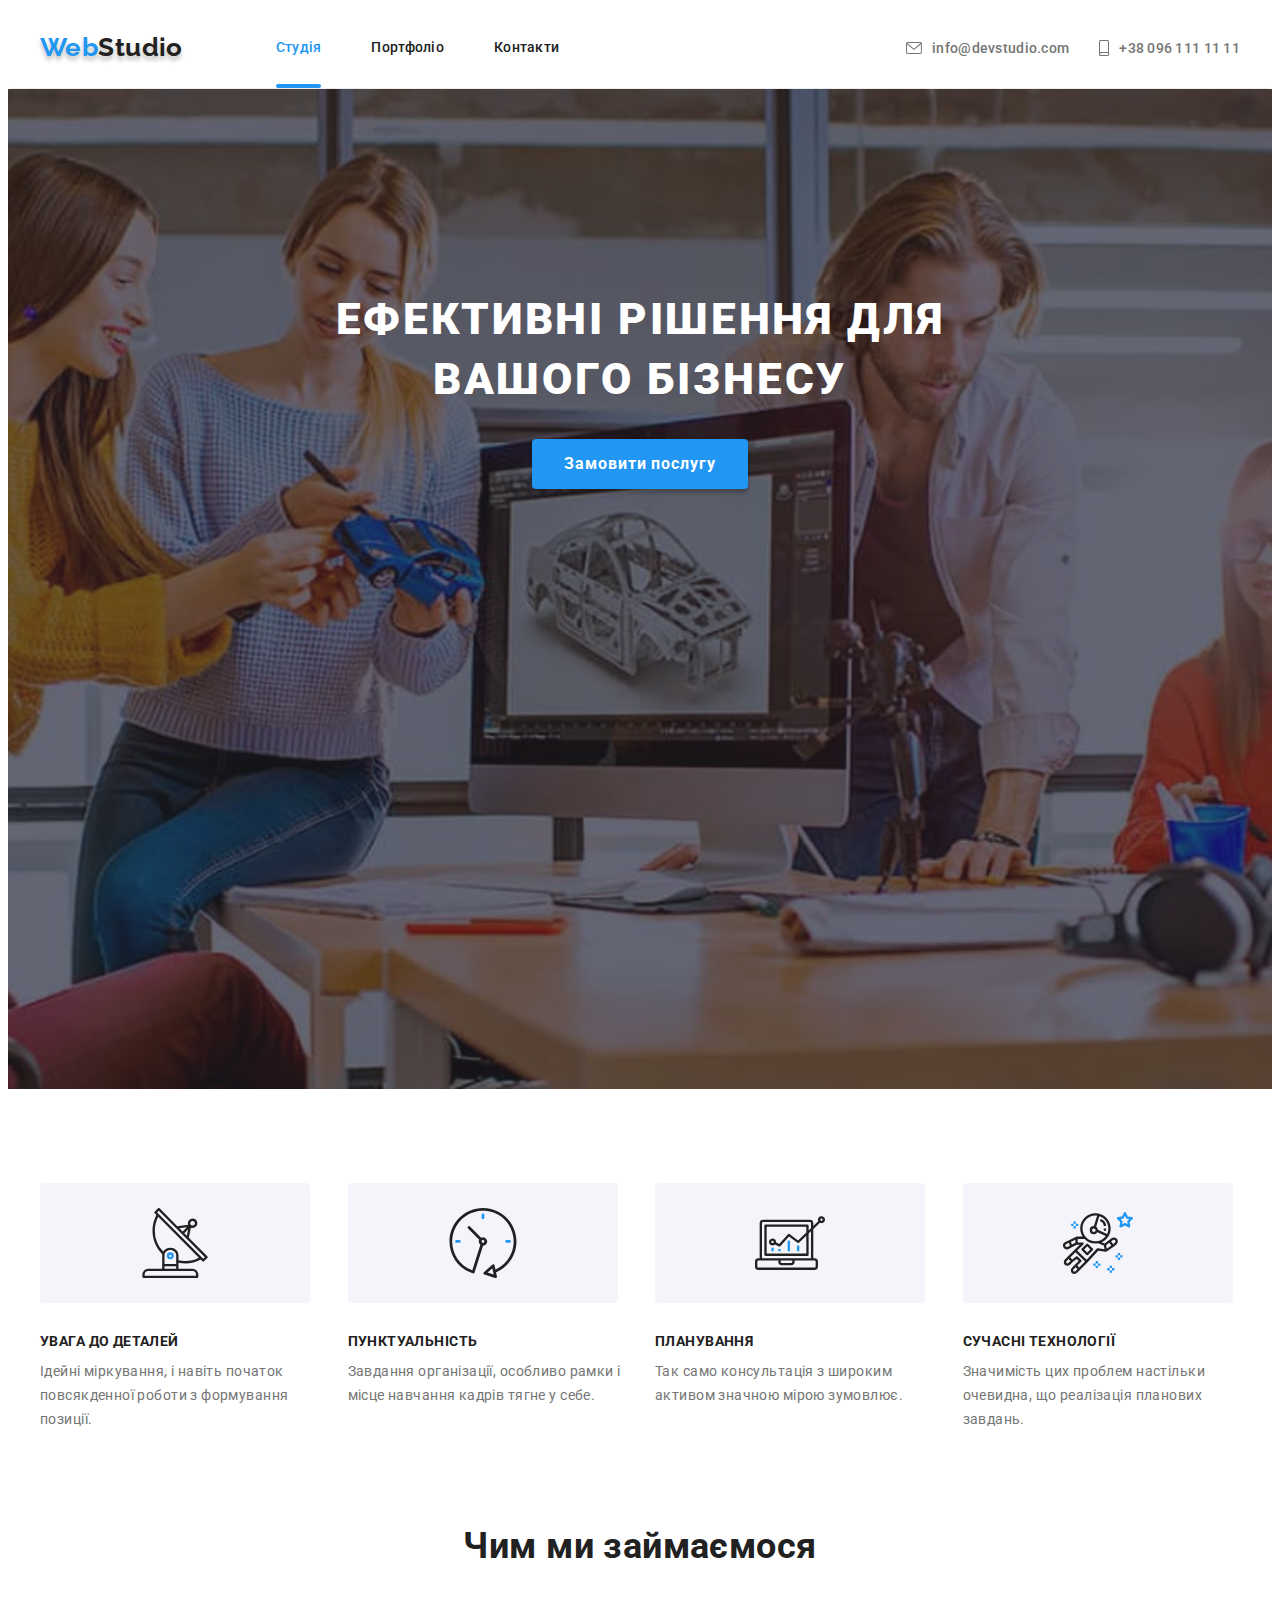
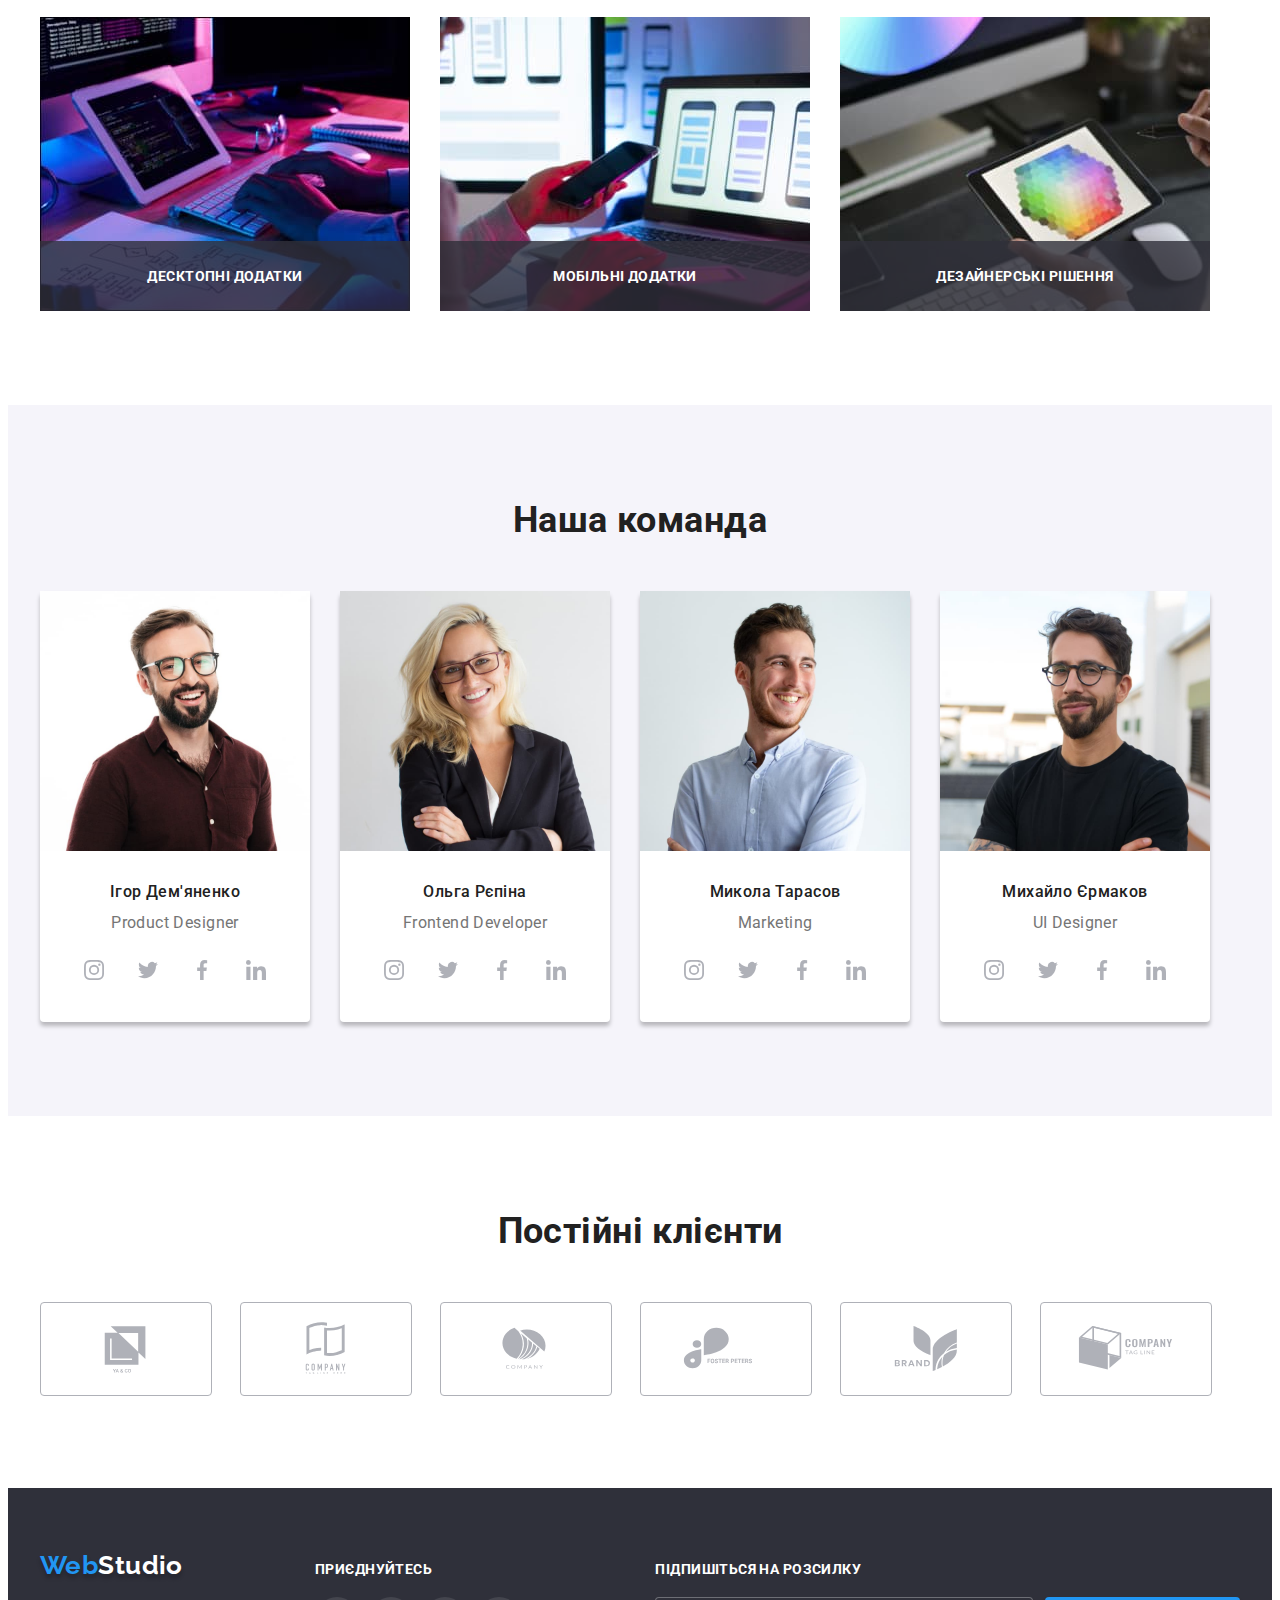
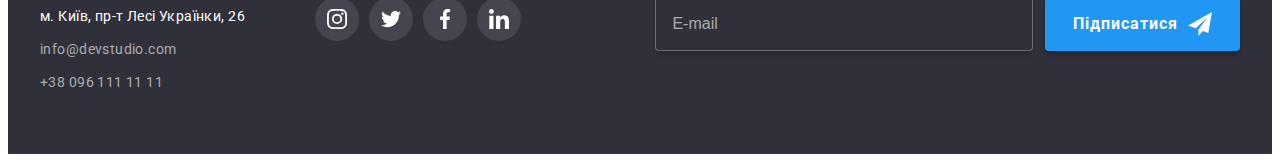
<file: index.html>
<!DOCTYPE html>
<html lang="uk">

<head>
  <meta charset="UTF-8">
  <meta http-equiv="X-UA-Compatible" content="IE=edge">
  <meta name="viewport" content="width=device-width, initial-scale=1.0">
  <title>Головна</title>
  <link rel="preconnect" href="https://fonts.googleapis.com">
  <link rel="preconnect" href="https://fonts.gstatic.com" crossorigin>
  <link href="https://fonts.googleapis.com/css2?family=Raleway:wght@700&family=Roboto:wght@400;500;700;900&display=swap"
    rel="stylesheet">
  <link rel="stylesheet" href="https://cdnjs.cloudflare.com/ajax/libs/modern-normalize/1.1.0/modern-normalize.min.css"
    integrity="sha512-wpPYUAdjBVSE4KJnH1VR1HeZfpl1ub8YT/NKx4PuQ5NmX2tKuGu6U/JRp5y+Y8XG2tV+wKQpNHVUX03MfMFn9Q=="
    crossorigin="anonymous" referrerpolicy="no-referrer" />
  <link rel="stylesheet" href="./css/main.min.css" />

</head>

<body>
  <!-- Шапка сторінки -->
  <header class="main-header">
    <div class="conteiner main-nav">
      <nav class="site-nav">
        <a class="logo" href="./index.html"><span class="logo__part">Web</span>Studio</a>
        <ul class="list-nav">
          <li class="list-nav__item"><a class="list-nav__link link" href="./portfolio.html"><span
                class="list-nav-accent">Студія</span></a></li>
          <li class="list-nav__item"><a class="list-nav__link link" href="./portfolio.html">Портфоліо</a></li>
          <li class="list-nav__item"><a class="list-nav__link link" href="./index.html">Контакти</a></li>
        </ul>
      </nav>
      <div class="mail-tell-header">
        <a class="contacts" href="mailto:info@devstudio.com">
          <svg class="contacts__mail-icon" width="16px" height="12px">
            <use href="./images/icons.svg#icon-envelope"></use>
          </svg>info@devstudio.com</a>
        <a class="contacts" href="tel:+380961111111"><svg class="contacts__icon-tell" width="10px" height="16px">
            <use href="./images/icons.svg#icon-smartphone"></use>
          </svg>+38 096 111 11 11</a>
      </div>
    </div>
  </header>
  <main>

    <section class="hero">
      <div class="conteiner">
        <h1 class="hero__promo-title">Ефективні рішення для вашого бізнесу</h1>
        <button type="button" class="button buttons" data-modal-open>Замовити послугу</button>
      </div>
    </section>
    <section class="section">
      <!--заголовок буде скритий-->
      <div class="conteiner">
        <h2 class="visually-hidden">Наші особливості</h2>
        <ul class="list-about">
          <li class="list-about__item">
            <div class="list-about__thumb"> <svg aria-label="логотип-антена" class="list-about__logo">
                <use href="./images/icons.svg#icon-antenna-logo"></use>
              </svg></div>
            <h3 class="list-about__title">Увага до деталей</h3>
            <p class="list-about__text">
              Ідейні міркування, і навіть початок повсякденної роботи з формування позиції.
            </p>
          </li>
          <li class="list-about__item">
            <div class="list-about__thumb"> <svg aria-label="логотип-годинник" class="list-about__logo">
                <use href="./images/icons.svg#icon-clock-logo"></use>
              </svg></div>
            <h3 class="list-about__title">Пунктуальність</h3>
            <p class="list-about__text">
              Завдання організації, особливо рамки і місце навчання кадрів тягне у себе.
            </p>
          </li>
          <li class="list-about__item">
            <div class="list-about__thumb"> <svg aria-label="логотип-діаграмма" class="list-about__logo">
                <use href="./images/icons.svg#icon-diagram-logo"></use>
              </svg></div>
            <h3 class="list-about__title">Планування</h3>
            <p class="list-about__text">Так само консультація з широким активом значною мірою зумовлює.</p>
          </li>
          <li class="list-about__item">
            <div class="list-about__thumb"><svg aria-label="логотип-астронавт" class="list-about__logo">
                <use href="./images/icons.svg#icon-astronaut-logo"></use>
              </svg> </div>
            <h3 class="list-about__title">Сучасні технології</h3>
            <p class="list-about__text">Значимість цих проблем настільки очевидна, що реалізація планових завдань.</p>
          </li>
        </ul>
      </div>
    </section>
    <section class="section section-nopad">
      <div class="conteiner">
        <h2 class="section__title">Чим ми займаємося</h2>
        <ul class="list-tasks">
          <li class="list-tasks__item">
            <img src="./images/do1.jpg" alt="pages for PC" width="370">

            <p class="list-tasks__label">Десктопні додатки</p>

          </li>
          <li class="list-tasks__item">
            <img src="./images/do2.jpg" alt="pages for mobile" width="370">
            <p class="list-tasks__label">Мобільні додатки</p>
          </li>
          <li class="list-tasks__item">
            <img src="./images/do3.jpg" alt="pages for other gadgets" width="370">

            <p class="list-tasks__label">Дезайнерські рішення</p>

          </li>
        </ul>
      </div>
    </section>
    <section class="our-team section">
      <div class="conteiner">
        <h2 class="section__title">Наша команда</h2>
        <ul class="list-staff">
          <li class="list-staff__item">
            <img src="./images/photo-1.jpg" alt="Igor's photo" width="270" height="260">
            <div class="list-staff__cards">
              <h3 class="list-staff__title">Ігор Дем'яненко </h3>
              <p class="list-staff__position">Product Designer</p>
              <ul class="list-social-network">
                <li class="list-social-network__item"> <a class="social-link link" href="https://www.instagram.com/"
                    target="_blank" rel="noopener noreferrer nofollow"><svg aria-label="логотип Інстаграм"
                      class="social-link__icon">
                      <use href="./images/icons.svg#icon-instagram-logo"></use>
                    </svg></a></li>
                <li class="list-social-network__item"><a class="social-link link"" href=" https://twitter.com/"
                    target="_blank" rel="noopener noreferrer nofollow"><svg aria-label="логотип Твіттер"
                      class="social-link__icon">
                      <use href="./images/icons.svg#icon-twitter-logo"></use>
                    </svg></a></li>
                <li class="list-social-network__item"><a class="social-link link"" href=" https://www.facebook.com/"
                    target="_blank" rel="noopener noreferrer nofollow"><svg aria-label="логотип Фейсбук"
                      class="social-link__icon">
                      <use href="./images/icons.svg#icon-facebook-logo"></use>
                    </svg></a></li>
                <li class="list-social-network__item"><a class="social-link link"" href=" https://www.linkedin.com/"
                    target="_blank" rel="noopener noreferrer nofollow"><svg aria-label="логотип Лінкедин"
                      class="social-link__icon">
                      <use href="./images/icons.svg#icon-linkedin-logo"></use>
                    </svg></a></li>
              </ul>
            </div>
          </li>
          <li class="list-staff__item">
            <img src="./images/photo-2.jpg" alt="Olga's photo" width="270" height="260">
            <div class="list-staff__cards">
              <h3 class="list-staff__title">Ольга Рєпіна</h3>
              <p class="list-staff__position">Frontend Developer</p>
              <ul class="list-social-network">
                <li class="list-social-network__item"> <a class="social-link link" href="https://www.instagram.com/"
                    target="_blank" rel="noopener noreferrer nofollow"><svg aria-label="логотип Інстаграм"
                      class="social-link__icon">
                      <use href="./images/icons.svg#icon-instagram-logo"></use>
                    </svg></a></li>
                <li class="list-social-network__item"><a class="social-link link"" href=" https://twitter.com/"
                    target="_blank" rel="noopener noreferrer nofollow"><svg aria-label="логотип Твіттер"
                      class="social-link__icon">
                      <use href="./images/icons.svg#icon-twitter-logo"></use>
                    </svg></a></li>
                <li class="list-social-network__item"><a class="social-link link"" href=" https://www.facebook.com/"
                    target="_blank" rel="noopener noreferrer nofollow"><svg aria-label="логотип Фейсбук"
                      class="social-link__icon">
                      <use href="./images/icons.svg#icon-facebook-logo"></use>
                    </svg></a></li>
                <li class="list-social-network__item"><a class="social-link link"" href=" https://www.linkedin.com/"
                    target="_blank" rel="noopener noreferrer nofollow"><svg aria-label="логотип Лінкедин"
                      class="social-link__icon">
                      <use href="./images/icons.svg#icon-linkedin-logo"></use>
                    </svg></a></li>
              </ul>
            </div>
          </li>
          <li class="list-staff__item">
            <img src="./images/photo-3.jpg" alt="Mykola's photo" width="270" height="260">
            <div class="list-staff__cards">
              <h3 class="list-staff__title">Микола Тарасов</h3>
              <p class="list-staff__position">Marketing</p>
              <ul class="list-social-network">
                <li class="list-social-network__item "> <a class="social-link link" href="https://www.instagram.com/"
                    target="_blank" rel="noopener noreferrer nofollow"><svg aria-label="логотип Інстаграм"
                      class="social-link__icon">
                      <use href="./images/icons.svg#icon-instagram-logo"></use>
                    </svg></a></li>
                <li class="list-social-network__item "><a class="social-link link" href=" https://twitter.com/"
                    target="_blank" rel="noopener noreferrer nofollow"><svg aria-label="логотип Твіттер"
                      class="social-link__icon">
                      <use href="./images/icons.svg#icon-twitter-logo"></use>
                    </svg></a></li>
                <li class="list-social-network__item "><a class="social-link link" href=" https://www.facebook.com/"
                    target="_blank" rel="noopener noreferrer nofollow"><svg aria-label="логотип Фейсбук"
                      class="social-link__icon">
                      <use href="./images/icons.svg#icon-facebook-logo"></use>
                    </svg></a></li>
                <li class="list-social-network__item "><a class="social-link link" href=" https://www.linkedin.com/"
                    target="_blank" rel="noopener noreferrer nofollow"><svg aria-label="логотип Лінкедин"
                      class="social-link__icon">
                      <use href="./images/icons.svg#icon-linkedin-logo"></use>
                    </svg></a></li>
              </ul>
            </div>
          </li>
          <li class="list-staff__item">
            <img src="./images/photo-4.jpg" alt="Mykhaylo's photo" width="270" height="260">
            <div class="list-staff__cards">
              <h3 class="list-staff__title">Михайло Єрмаков</h3>
              <p class="list-staff__position">UI Designer</p>
              <ul class="list-social-network">
                <li class="list-social-network__item"> <a class="social-link link" href="https://www.instagram.com/"
                    target="_blank" rel="noopener noreferrer nofollow"><svg aria-label="логотип Інстаграм"
                      class="social-link__icon">
                      <use href="./images/icons.svg#icon-instagram-logo"></use>
                    </svg></a></li>
                <li class="list-social-network__item"><a class="social-link link"" href=" https://twitter.com/"
                    target="_blank" rel="noopener noreferrer nofollow"><svg aria-label="логотип Твіттер"
                      class="social-link__icon">
                      <use href="./images/icons.svg#icon-twitter-logo"></use>
                    </svg></a></li>
                <li class="list-social-network__item"><a class="social-link link"" href=" https://www.facebook.com/"
                    target="_blank" rel="noopener noreferrer nofollow"><svg aria-label="логотип Фейсбук"
                      class="social-link__icon">
                      <use href="./images/icons.svg#icon-facebook-logo"></use>
                    </svg></a></li>
                <li class="list-social-network__item"><a class="social-link link"" href=" https://www.linkedin.com/"
                    target="_blank" rel="noopener noreferrer nofollow"><svg aria-label="логотип Лінкедин"
                      class="social-link__icon">
                      <use href="./images/icons.svg#icon-linkedin-logo"></use>
                    </svg></a></li>
              </ul>
            </div>
          </li>
        </ul>
      </div>
    </section>
    <section class="section">
      <div class="conteiner">
        <h2 class="section__title">Постійні клієнти</h2>
        <ul class="list-clients">
          <li class="list-clients__item"><a class="list-clients__link link" href="#"><svg aria-label="логотип компанії"
                class="list-clients__logo">
                <use href="./images/icons.svg#icon-partners-1"></use>
              </svg></a></li>
          <li class="list-clients__item"><a class="list-clients__link link" href="#"><svg aria-label="логотип компанії"
                class="list-clients__logo ">
                <use href="./images/icons.svg#icon-partners-2"></use>
              </svg></a></li>
          <li class="list-clients__item"><a class="list-clients__link link" href="#"><svg aria-label="логотип компанії"
                class="list-clients__logo">
                <use href="./images/icons.svg#icon-partners-3"></use>
              </svg></a></li>
          <li class="list-clients__item"><a class="list-clients__link link" href="#"><svg aria-label="логотип компанії"
                class="list-clients__logo ">
                <use href="./images/icons.svg#icon-partners-4"></use>
              </svg></a>
          </li>
          <li class="list-clients__item"><a class="list-clients__link link" href="#"><svg aria-label="логотип компанії"
                class="list-clients__logo ">
                <use href="./images/icons.svg#icon-partners-5"></use>
              </svg></a></li>
          <li class="list-clients__item"><a class="list-clients__link link" href="#"><svg aria-label="логотип компанії"
                class="list-clients__logo ">
                <use href="./images/icons.svg#icon-partners-6"></use>
              </svg></a></li>
        </ul>
      </div>
    </section>
  </main>
  <footer class="foot">
    <div class="conteiner footer">
      <div class="footer__contacts"><a class="logo" href="index.html"><span class="logo__part">Web</span><span
            class="logo-dark">Studio</span></a>
        <address>
          <ul class="list-contacts">
            <li class="list-contacts__item"><a class="list-contacts__link address-link link"
                href="https://goo.gl/maps/CPtrU1FHBa2aNyZL9" target="_blank" rel="noopener noreferrer nofollow">м. Київ,
                пр-т Лесі Українки, 26</a></li>
            <li class="list-contacts__item"><a class="list-contacts__link link"
                href="mailto:info@devstudio.com">info@devstudio.com</a>
            </li>
            <li class="list-contacts__item"><a class="list-contacts__link link" href="tel:+380961111111">+38 096 111 11
                11</a></li>
          </ul>
        </address>
      </div>
      <div class="network-links">
        <h3 class="footer__title">Приєднуйтесь</h3>
        <ul class="list-social-network">
          <li class="list-social-network__item"> <a class="dark social-link link" href="https://www.instagram.com/"
              target="_blank" rel="noopener noreferrer nofollow"><svg aria-label="логотип Інстаграм"
                class="social-link__icon-dark">
                <use href="./images/icons.svg#icon-instagram-logo"></use>
              </svg></a></li>
          <li class="list-social-network__item"><a class="dark social-link link" href=" https://twitter.com/"
              target="_blank" rel="noopener noreferrer nofollow"><svg aria-label="логотип Твіттер"
                class="social-link__icon-dark">
                <use href="./images/icons.svg#icon-twitter-logo"></use>
              </svg></a></li>
          <li class="list-social-network__item"><a class="dark social-link link" href=" https://www.facebook.com/"
              target="_blank" rel="noopener noreferrer nofollow"><svg aria-label="логотип Фейсбук"
                class="social-link__icon-dark">
                <use href="./images/icons.svg#icon-facebook-logo"></use>
              </svg></a></li>
          <li class="list-social-network__item"><a class="dark social-link link" href=" https://www.linkedin.com/"
              target="_blank" rel="noopener noreferrer nofollow"><svg aria-label="логотип Лінкедин"
                class="social-link__icon-dark">
                <use href="./images/icons.svg#icon-linkedin-logo"></use>
              </svg></a></li>
        </ul>
      </div>
      <div class="footer-form-conteiner">
        <p class="footer__title">
          Підпишіться на розсилку</p>
        <form class="footer-form">
          <label for="user_email"><input type="email" name="email" placeholder="E-mail" id="user_email" required
              class="footer-form__label" /></label>
          <button type="submit" class="button-send-email button">Підписатися<svg class="button-send-email__icon"
              width="24" height="24">
              <use href="./images/icons.svg#icon-send"></use>
            </svg></button>
        </form>
      </div>
    </div>
  </footer>
  <div class="backdrop is-hidden" data-modal>
    <div class="modal"><button type="button" class="btn-close-modal" data-modal-close><svg class="btn-close-modal__icon"
          width="18" height="18">
          <use href="./images/icons.svg#icon-close"></use>
        </svg>
      </button>
      <p class="modal-form__title">Залиште свої дані, ми вам передзвонимо</p>
      <form class="modal-form">
        <label for="user_name" class="modal-form__label">Ім'я</label>
        <div class="modal-form__wrapper">
          <input type="text" name="User_name" id="user_name" required class="modal-form__input" minlength="2"
            pattern="['a-zA-Zа-яА-ЯіІїЇ]+" />
          <svg class="modal-form__icon" width="18" height="18">
            <use href="./images/icons.svg#icon-person"></use>
          </svg>
        </div>
        <label for="user_tell" class="fmodal-form__label">Телефон</label>
        <div class="modal-form__wrapper">
          <input type="tel" name="User_number" id="user_tell" required pattern="[0-9]{3}-[0-9]{3}-[0-9]{2}-[0-9]{2}"
            title="xxx-xxx-xx-xx" class="modal-form__input" />
          <svg class="modal-form__icon" width="18" height="18">
            <use href="./images/icons.svg#icon-phone"></use>
          </svg>
        </div>
        <label for="user_mail" class="modal-form__label">Пошта</label>
        <div class="modal-form__wrapper">
          <input type="email" name="User_mail" id="user_mail" required class="modal-form__input" />
          <svg class="modal-form__icon" width="18" height="18">
            <use href="./images/icons.svg#icon-email-form"></use>
          </svg>
        </div>
        <label for="comments" class="modal-form__label">Коментар</label>
        <textarea name="feedback" placeholder="Введіть текст" id="comments" class="modal-form__feedback"></textarea>
        <input class="modal-form__checkbox" type="checkbox" name="User_policy" id="policy" required /><label
          for="policy" class="modal-form__policy"><span class="modal-form__icon-checked"><svg
              class="modal-form__custom-icon" width="16" height="15">
              <use class="modal-form__policy-checked" href="./images/icons.svg#icon-check"></use>
            </svg></span>Погоджуюся з розсилкою та
          приймаю&nbsp;<a href="#" class="modal-form__contract">Умови договору</a></label>
        <button type="submit" class="form-button button buttons">Відправити</button>

      </form>
    </div>
  </div>
  <script src="./js/modal.js"></script>
</body>

</html>
</file>
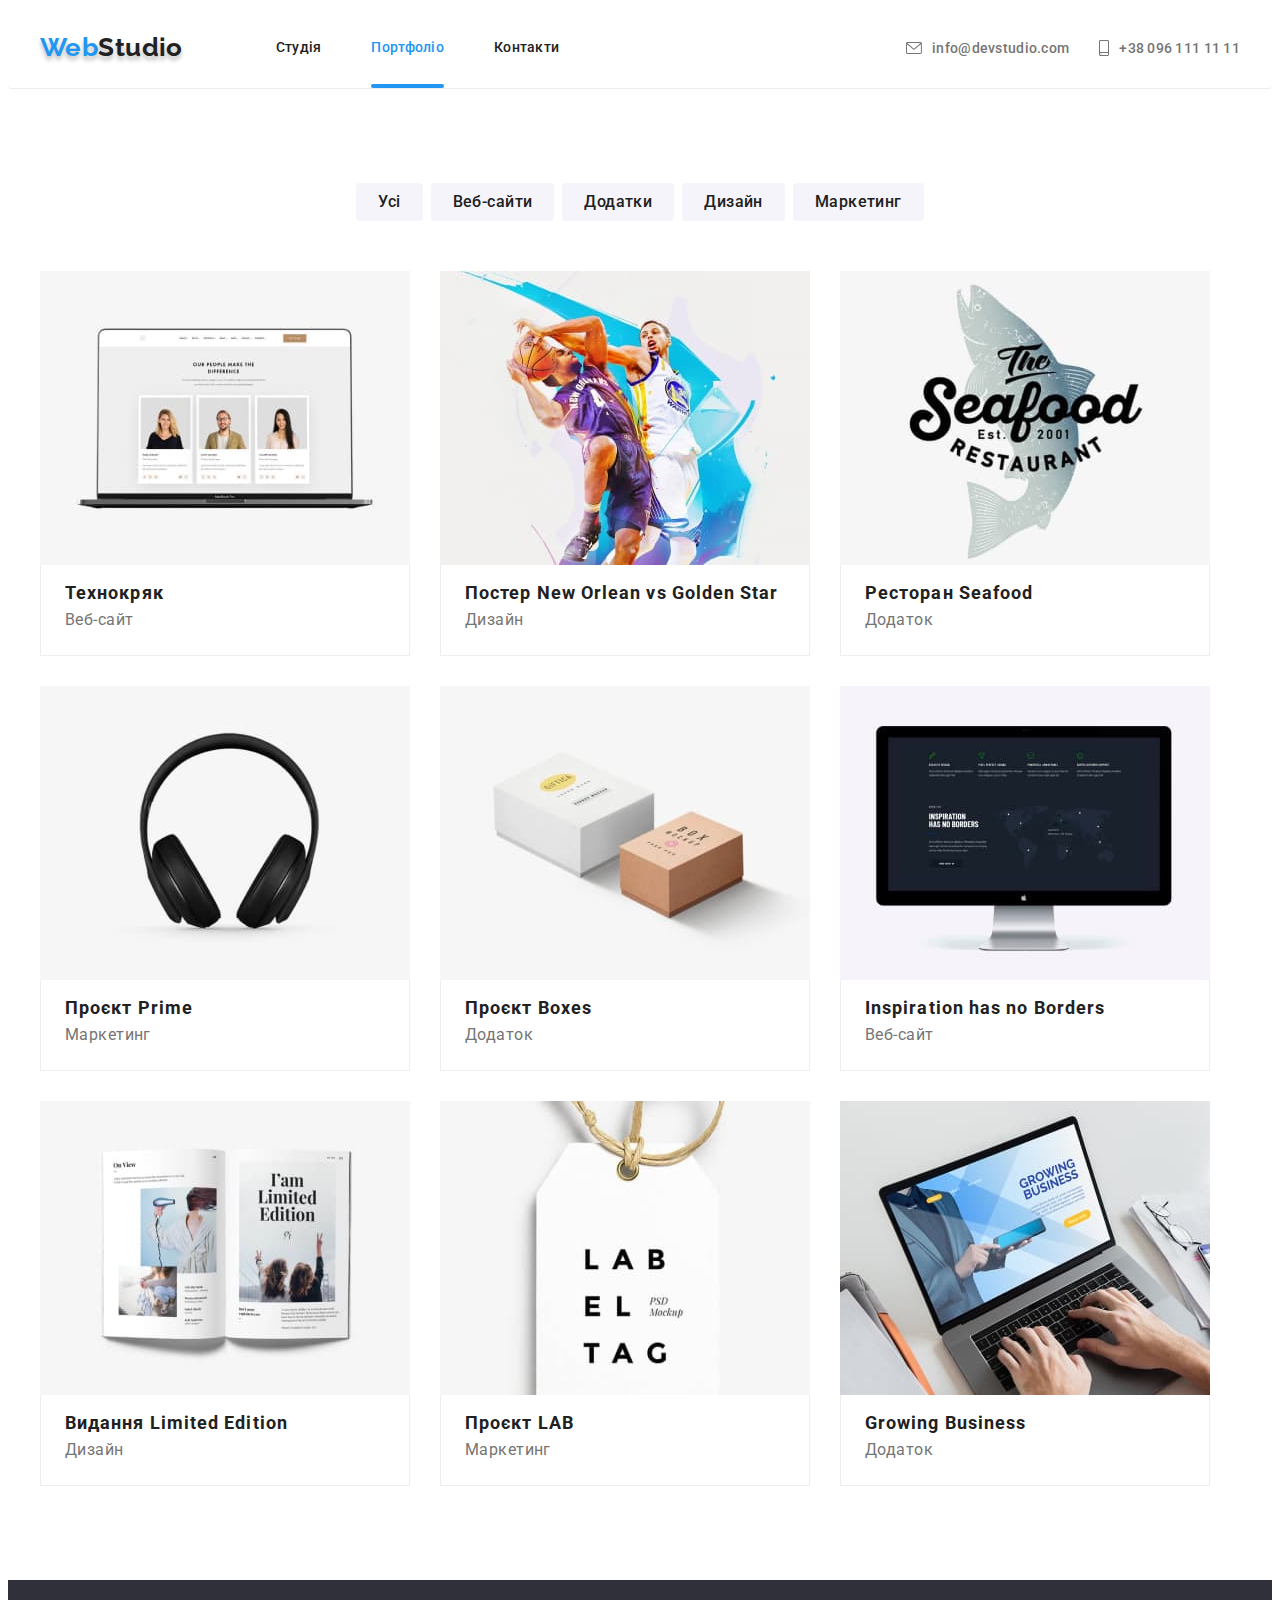
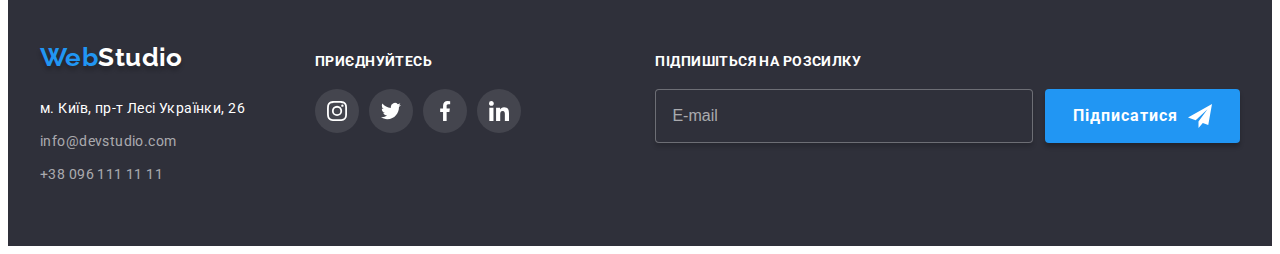
<file: portfolio.html>
<!DOCTYPE html>
<html lang="uk">

<head>
    <meta charset="UTF-8">
    <meta http-equiv="X-UA-Compatible" content="IE=edge">
    <meta name="viewport" content="width=device-width, initial-scale=1.0">
    <title>Портфоліо</title>
    <link rel="preconnect" href="https://fonts.googleapis.com">
    <link rel="preconnect" href="https://fonts.gstatic.com" crossorigin>
    <link
        href="https://fonts.googleapis.com/css2?family=Raleway:wght@700&family=Roboto:wght@400;500;700;900&display=swap"
        rel="stylesheet">
    <link rel="stylesheet" href="https://cdnjs.cloudflare.com/ajax/libs/modern-normalize/1.1.0/modern-normalize.min.css"
        integrity="sha512-wpPYUAdjBVSE4KJnH1VR1HeZfpl1ub8YT/NKx4PuQ5NmX2tKuGu6U/JRp5y+Y8XG2tV+wKQpNHVUX03MfMFn9Q=="
        crossorigin="anonymous" referrerpolicy="no-referrer" />
    <link rel="stylesheet" href="./css/main.min.css" />
</head>

<body>
    <header class="main-header">
        <div class="conteiner main-nav">
            <nav class="site-nav">
                <a class="logo" href="./index.html"><span class="logo__part">Web</span>Studio</a>
                <ul class="list-nav">
                    <li class="list-nav__item"><a class="list-nav__link link" href="./portfolio.html">Студія</a></li>
                    <li class="list-nav__item"><a class="list-nav__link link" href="./portfolio.html"><span
                                class="list-nav-accent">Портфоліо</span></a></li>
                    <li class="list-nav__item"><a class="list-nav__link link" href="./index.html">Контакти</a></li>
                </ul>
            </nav>
            <div class="mail-tell-header">
                <a class="contacts" href="mailto:info@devstudio.com">
                    <svg class="contacts__mail-icon" width="16px" height="12px">
                        <use href="./images/icons.svg#icon-envelope"></use>
                    </svg>info@devstudio.com</a>
                <a class="contacts" href="tel:+380961111111"><svg class="contacts__icon-tell" width="10px"
                        height="16px">
                        <use href="./images/icons.svg#icon-smartphone"></use>
                    </svg>+38 096 111 11 11</a>
            </div>
        </div>
    </header>
    <main>
        <section class="section">
            <div class="conteiner">
                <!--заголовок буде скритий-->
                <h1 class="visually-hidden">Портфоліо</h1>
                <ul class="list-button">
                    <li class="list-button__item"><button class="button-filter buttons " type="button">Усі</button></li>
                    <li class="list-button__item"><button class="button-filter buttons "
                            type="button">Веб-сайти</button>
                    </li>
                    <li class="list-button__item"><button class="button-filter buttons " type="button">Додатки</button>
                    </li>
                    <li class="list-button__item"><button class="button-filter buttons " type="button">Дизайн</button>
                    </li>
                    <li class="list-button__item"><button class="button-filter buttons "
                            type="button">Маркетинг</button>
                    </li>
                </ul>
                <ul class="list-portfolio">
                    <li><a class="list-portfolio__link link" href="#">
                            <div class="list-portfolio__wrapper"><img src="./images/portf1.jpg" alt="Website"
                                    width="370">
                                <p class="list-portfolio__overlay">Ресурс пропонує комплексні пропозиції з різним рівнем
                                    функціоналу та
                                    сервісів. Все це
                                    дозволить відвідувачу отримати
                                    вичерпні відомості про компанію чи приватну особу.</p>
                            </div>
                            <div class="list-portfolio__border">
                                <h2 class="list-portfolio__title">Технокряк</h2>
                                <p class="list-portfolio__label">Веб-сайт</p>
                            </div>
                        </a>
                    </li>
                    <li> <a class="list-portfolio__link link" href="#">
                            <div class="list-portfolio__wrapper"><img src="./images/portf2.jpg" alt="Poster"
                                    width="370">
                                <p class="list-portfolio__overlay">Ресурс пропонує комплексні пропозиції з різним рівнем
                                    функціоналу та
                                    сервісів. Все це
                                    дозволить відвідувачу отримати
                                    вичерпні відомості про компанію чи приватну особу.</p>
                            </div>
                            <div class="list-portfolio__border">
                                <h2 class="list-portfolio__title">Постер New Orlean vs Golden Star</h2>
                                <p class="list-portfolio__label">Дизайн</p>
                            </div>
                        </a>
                    </li>
                    <li> <a class="list-portfolio__link link" href="#">
                            <div class="list-portfolio__wrapper"><img src="./images/portf3.jpg" alt="Restorount-logo"
                                    width="370">
                                <p class="list-portfolio__overlay">Ресурс пропонує комплексні пропозиції з різним рівнем
                                    функціоналу та
                                    сервісів. Все це
                                    дозволить відвідувачу отримати
                                    вичерпні відомості про компанію чи приватну особу.</p>
                            </div>
                            <div class="list-portfolio__border">
                                <h2 class="list-portfolio__title">Ресторан Seafood</h2>
                                <p class="list-portfolio__label">Додаток</p>
                            </div>
                        </a>
                    </li>
                    <li><a class="list-portfolio__link link" href="#">
                            <div class="list-portfolio__wrapper"><img src="./images/portf4.jpg" alt="Project-marketing"
                                    width="370">
                                <p class="list-portfolio__overlay">Ресурс пропонує комплексні пропозиції з різним рівнем
                                    функціоналу та
                                    сервісів. Все це
                                    дозволить відвідувачу отримати
                                    вичерпні відомості про компанію чи приватну особу.</p>
                            </div>
                            <div class="list-portfolio__border">
                                <h2 class="list-portfolio__title">Проєкт Prime</h2>
                                <p class="list-portfolio__label">Маркетинг</p>
                            </div>
                        </a>
                    </li>
                    <li> <a class="list-portfolio__link link" href="#">
                            <div class="list-portfolio__wrapper"><img src="./images/portf5.jpg" alt="Project-boxes"
                                    width="370">
                                <p class="list-portfolio__overlay">Ресурс пропонує комплексні пропозиції з різним рівнем
                                    функціоналу та
                                    сервісів. Все це
                                    дозволить відвідувачу отримати
                                    вичерпні відомості про компанію чи приватну особу.</p>
                            </div>
                            <div class="list-portfolio__border">
                                <h2 class="list-portfolio__title">Проєкт Boxes</h2>
                                <p class="list-portfolio__label">Додаток</p>
                            </div>
                        </a>

                    </li>
                    <li> <a class="list-portfolio__link link" href="#">
                            <div class="list-portfolio__wrapper"><img src="./images/portf6.jpg" alt="Website2"
                                    width="370">
                                <p class="list-portfolio__overlay">Ресурс пропонує комплексні пропозиції з різним рівнем
                                    функціоналу та
                                    сервісів. Все це
                                    дозволить відвідувачу отримати
                                    вичерпні відомості про компанію чи приватну особу.</p>
                            </div>
                            <div class="list-portfolio__border">
                                <h2 class="list-portfolio__title">Inspiration has no Borders</h2>
                                <p class="list-portfolio__label">Веб-сайт</p>
                            </div>
                        </a>
                    </li>
                    <li> <a class="list-portfolio__link link" href="#">
                            <div class="list-portfolio__wrapper"><img src="./images/portf7.jpg" alt="Design"
                                    width="370">
                                <p class="list-portfolio__overlay">Ресурс пропонує комплексні пропозиції з різним рівнем
                                    функціоналу та
                                    сервісів. Все це
                                    дозволить відвідувачу отримати
                                    вичерпні відомості про компанію чи приватну особу.</p>
                            </div>
                            <div class="list-portfolio__border">
                                <h2 class="list-portfolio__title">Видання Limited Edition</h2>
                                <p class="list-portfolio__label">Дизайн</p>
                            </div>
                        </a>
                    </li>
                    <li><a class="list-portfolio__link link" href="#">
                            <div class="list-portfolio__wrapper"><img src="./images/portf8.jpg" alt="LAB" width="370">
                                <p class="list-portfolio__overlay">Ресурс пропонує комплексні пропозиції з різним рівнем
                                    функціоналу та
                                    сервісів. Все це
                                    дозволить відвідувачу отримати
                                    вичерпні відомості про компанію чи приватну особу.</p>
                            </div>
                            <div class="list-portfolio__border">
                                <h2 class="list-portfolio__title">Проєкт LAB</h2>
                                <p class="list-portfolio__label">Маркетинг</p>
                            </div>
                        </a>
                    </li>
                    <li> <a class="list-portfolio__link link" href="#">
                            <div class="list-portfolio__wrapper"><img src="./images/portf9.jpg" alt="App-for-business"
                                    width="370">
                                <p class="list-portfolio__overlay">Ресурс пропонує комплексні пропозиції з різним рівнем
                                    функціоналу та
                                    сервісів. Все це
                                    дозволить відвідувачу отримати
                                    вичерпні відомості про компанію чи приватну особу.</p>
                            </div>
                            <div class="list-portfolio__border">
                                <h2 class="list-portfolio__title">Growing Business</h2>
                                <p class="list-portfolio__label">Додаток</p>
                            </div>
                        </a>
                    </li>
                </ul>
            </div>
        </section>
    </main>
    <footer class="foot">
        <div class="conteiner footer">
            <div class="footer__contacts"><a class="logo" href="index.html"><span class="logo__part">Web</span><span
                        class="logo-dark">Studio</span></a>
                <address>
                    <ul class="list-contacts">
                        <li class="list-contacts__item"><a class="list-contacts__link address-link link"
                                href="https://goo.gl/maps/CPtrU1FHBa2aNyZL9" target="_blank"
                                rel="noopener noreferrer nofollow">м. Київ,
                                пр-т Лесі Українки, 26</a></li>
                        <li class="list-contacts__item"><a class="list-contacts__link link"
                                href="mailto:info@devstudio.com">info@devstudio.com</a>
                        </li>
                        <li class="list-contacts__item"><a class="list-contacts__link link" href="tel:+380961111111">+38
                                096
                                111 11
                                11</a></li>
                    </ul>
                </address>
            </div>
            <div class="network-links">
                <h3 class="footer__title">Приєднуйтесь</h3>
                <ul class="list-social-network">
                    <li class="list-social-network__item"> <a class="dark social-link link"
                            href="https://www.instagram.com/" target="_blank" rel="noopener noreferrer nofollow"><svg
                                aria-label="логотип Інстаграм" class="social-link__icon-dark">
                                <use href="./images/icons.svg#icon-instagram-logo"></use>
                            </svg></a></li>
                    <li class="list-social-network__item"><a class="dark social-link link" href=" https://twitter.com/"
                            target="_blank" rel="noopener noreferrer nofollow"><svg aria-label="логотип Твіттер"
                                class="social-link__icon-dark">
                                <use href="./images/icons.svg#icon-twitter-logo"></use>
                            </svg></a></li>
                    <li class="list-social-network__item"><a class="dark social-link link"
                            href=" https://www.facebook.com/" target="_blank" rel="noopener noreferrer nofollow"><svg
                                aria-label="логотип Фейсбук" class="social-link__icon-dark">
                                <use href="./images/icons.svg#icon-facebook-logo"></use>
                            </svg></a></li>
                    <li class="list-social-network__item"><a class="dark social-link link"
                            href=" https://www.linkedin.com/" target="_blank" rel="noopener noreferrer nofollow"><svg
                                aria-label="логотип Лінкедин" class="social-link__icon-dark">
                                <use href="./images/icons.svg#icon-linkedin-logo"></use>
                            </svg></a></li>
                </ul>
            </div>
            <div class="footer-form-conteiner">
                <p class="footer__title">
                    Підпишіться на розсилку</p>
                <form class="footer-form">
                    <label for="user_email"><input type="email" name="email" placeholder="E-mail" id="user_email"
                            required class="footer-form__label" /></label>
                    <button type="submit" class="button-send-email button">Підписатися<svg
                            class="button-send-email__icon" width="24" height="24">
                            <use href="./images/icons.svg#icon-send"></use>
                        </svg></button>
                </form>
            </div>
        </div>
    </footer>
</body>

</html>
</file>
<file: css/main.min.css>
:root{--secondary-font-family: "Raleway";--primary-font-family: "Roboto";--primary-text-color: #757575;--title-text-color: #212121;--accent-color: #2196F3;--primary-white-color: #FFFFFF;--portfolio-border-color: #EEEEEE;--black-color: #000000;--section-grey-color: #F5F4FA;--grey-shadow: #FFFFFF99;--hero-footer-color: #2F303A;--header-border-color: #ECECEC;--logo-color: #AFB1B8;--transition-dur-fun: 250ms cubic-bezier(0.4, 0, 0.2, 1)}.visually-hidden{position:absolute;width:1px;height:1px;margin:-1px;border:0;padding:0;white-space:nowrap;clip-path:inset(100%);clip:rect(0 0 0 0);overflow:hidden}.button-send-email,.list-clients__link,.list-tasks__label,.list-about__thumb,.mail-tell-header,.social-link,.list-social-network,.modal-form__icon-checked,.btn-close-modal{display:flex;align-items:center;justify-content:center}body{font-family:var(--primary-font-family),sans-serif;font-size:14px;background-color:var(--primary-white-color);color:var(--primary-text-color);letter-spacing:.03em}h1,h2,h3,h4,h5,h6,p{margin-top:0;margin-bottom:0}ul,ol{margin-top:0;margin-bottom:0;padding-left:0}.buttons{display:block;margin:0 auto;cursor:pointer;border:none;border-radius:4px;text-align:center;font-family:inherit}img{display:block;max-width:100%;height:auto}.link{text-decoration:none}.list-nav,.list-about,.list-tasks,.list-staff,.list-contacts,.list-button,.list-clients,.list-portfolio,.list-social-network{list-style-type:none}.list-nav,.site-nav,.main-nav,.list-tasks,.list-staff{display:flex;align-items:center}.section{padding-top:94px;padding-bottom:94px}.conteiner{margin-left:auto;margin-right:auto;width:1200px;padding-left:15px;padding-right:15px}.logo{font-family:var(--secondary-font-family);font-size:26px;font-weight:700;line-height:1.3846153846;text-decoration:none;text-shadow:0px 4px 4px rgba(0,0,0,.25);color:var(--title-text-color)}.logo .logo__part{color:var(--accent-color)}.logo-dark{color:var(--primary-white-color)}.backdrop{position:fixed;top:0;left:0;width:100%;height:100%;background-color:rgba(0,0,0,.2);z-index:100;transition:visibility var(--transition-dur-fun),opacity var(--transition-dur-fun)}.is-hidden{visibility:hidden;opacity:0;pointer-events:none}.modal{position:absolute;top:50%;left:50%;padding:40px;transform:translate(-50%, -50%);width:528px;background-color:var(--primary-white-color)}.btn-close-modal{position:absolute;top:8px;right:8px;width:30px;height:30px;border-radius:50%;background-color:rgba(0,0,0,0);border:1px solid rgba(0,0,0,.1);transition:fill var(--transition-dur-fun)}.btn-close-modal:hover,.btn-close-modal:focus{fill:var(--accent-color);cursor:pointer}.modal-form{display:flex;flex-direction:column}.modal-form__wrapper{position:relative;margin-bottom:10px}.modal-form__title{margin-bottom:12px;font-size:20px;font-weight:700;line-height:1.15;text-align:center;color:var(--title-text-color)}.modal-form__label{display:block;margin-bottom:4px;font-size:12px;font-weight:400;line-height:1.1666666667}.modal-form__input{width:100%;height:40px;border-radius:4px;border:1px solid rgba(33,33,33,.2);padding-left:42px;transition:border-color var(--transition-dur-fun)}.modal-form__input:focus,.modal-form__input:hover{outline:none;border-color:var(--accent-color);cursor:pointer}.modal-form__icon{position:absolute;top:50%;left:12px;transform:translateY(-50%);fill:var(--title-text-color);transition:fill var(--transition-dur-fun)}.modal-form__input:focus+.modal-form__icon,.modal-form__input:hover+.modal-form__icon{fill:var(--accent-color)}.modal-form__feedback{resize:none;margin-bottom:20px;padding:12px 16px;width:100%;height:120px;border-radius:4px;border:1px solid rgba(33,33,33,.2);color:var(--primary-text-color);transition:border-color var(--transition-dur-fun)}.modal-form__feedback::placeholder{font-size:12px;line-height:1.17;color:rgba(117,117,117,.5)}.modal-form__feedback:focus{outline:none;border-color:var(--accent-color)}.form-button{padding:10px 52px;margin-top:30px}.modal-form__policy{display:flex;align-items:center;margin-left:13px;font-size:14px;font-weight:400;line-height:1.7142857143;color:var(--primary-text-color)}.modal-form__contract{color:var(--accent-color)}.modal-form__icon-checked{margin-right:7px;width:16px;height:15px;border:2px solid var(--title-text-color);border-radius:3px;fill:rgba(0,0,0,0);cursor:pointer;transition:border-color var(--transition-dur-fun0)}.modal-form__checkbox:checked+.modal-form__policy .modal-form__icon-checked{fill:var(--accent-color);border:none}.modal-form__checkbox:focus+.modal-form__policy .modal-form__icon-checked{border:1px solid var(--title-text-color);outline:#212121}.modal-form__checkbox{appearance:none}.list-social-network{gap:10px}.social-link{color:var(--logo-color);width:100%;height:100%;border-radius:50%;transition:color var(--transition-dur-fun),background-color var(--transition-dur-fun)}.social-link:hover,.social-link:focus{color:var(--primary-white-color);background-color:var(--accent-color)}.list-social-network__item{width:44px;height:44px}.social-link__icon{width:20px;height:20px;fill:currentColor}.main-header{border-bottom:1px solid var(--header-border-color);border-bottom-left-radius:4px;border-bottom-right-radius:4px;box-shadow:0px,4px rgba(0,0,0,.25)}.list-nav{margin-left:93px;gap:50px}.list-nav__link{position:relative;display:inline-block;padding-top:32px;padding-bottom:32px;font-weight:500;line-height:1.14;letter-spacing:.02em;color:var(--title-text-color);transition:color var(--transition-dur-fun)}.list-nav__link:hover,.list-nav__link:focus{color:var(--accent-color)}.list-nav-accent{color:var(--accent-color)}.list-nav-accent::after{position:absolute;left:0;bottom:0;content:"";display:block;width:100%;height:4px;background-color:var(--accent-color);border-radius:2px}.mail-tell-header{gap:30px;margin-left:auto}.contacts{display:inline-flex;align-items:center;padding-top:32px;padding-bottom:32px;font-size:14px;font-weight:500;line-height:1.1428571429;letter-spacing:.02em;color:var(--primary-text-color);fill:currentColor;text-decoration:none;transition:color var(--transition-dur-fun)}.contacts:hover,.contacts:focus{color:var(--accent-color)}.contacts__mail-icon,.contacts__icon-tell{margin-right:10px}.contacts__mail-icon:hover,.contacts__mail-icon:focus,.contacts__icon-tell:hover,.contacts__icon-tell:focus{fill:var(--accent-color)}.hero{max-width:1600px;height:600px;margin:0 auto;padding:200px 0;text-align:center;background-color:#c4c4c4;background-image:linear-gradient(rgba(47, 48, 58, 0.4), rgba(47, 48, 58, 0.4)),url("../images/BG-image.jpg");background-repeat:no-repeat;background-position:center;background-size:cover}.hero__promo-title{width:696px;margin:0 auto;margin-bottom:30px;font-size:44px;font-weight:900;line-height:1.3636363636;letter-spacing:.06em;text-transform:uppercase;color:var(--primary-white-color)}.button{padding:10px 32px;background-color:var(--accent-color);color:var(--primary-white-color);font-size:16px;font-weight:700;line-height:1.875;letter-spacing:.06em;box-shadow:0px 4px 4px rgba(0,0,0,.25);transition:background-color var(--transition-dur-fun),box-shadow var(--transition-dur-fun)}.button:hover,.button:focus{background-color:#188ce8;box-shadow:0px 4px 4px rgba(0,0,0,.15)}.list-about__title{margin-bottom:10px;color:var(--title-text-color);font-size:14px;font-weight:700;line-height:1.1428571429;text-transform:uppercase}.list-about__text{font-size:14px;font-weight:400;line-height:1.7142857143}.list-about{display:flex;align-items:flex-start;gap:30px}.list-about__item{flex-basis:calc((100% - 90px)/4)}.list-about__thumb{margin-bottom:30px;width:270px;height:120px;background-color:var(--section-grey-color);border-radius:4px}.list-about__logo{width:70px;height:70px}.list-tasks__item{position:relative}.list-tasks__item:not(:last-child){margin-right:30px}.list-tasks__label{position:absolute;left:0;bottom:0;width:100%;height:70px;font-size:14px;font-weight:700;line-height:1.1428571429;text-transform:uppercase;color:var(--primary-white-color);background-color:rgba(47,48,58,.8)}.section__title{margin-bottom:50px;color:var(--title-text-color);font-weight:700;font-size:36px;line-height:1.17;font-size:36px;font-weight:700;line-height:1.1666666667;text-align:center}.section-nopad{padding-top:0}.our-team{background-color:var(--section-grey-color);text-align:center}.list-staff__item{background-color:var(--primary-white-color);box-shadow:0px 4px 4px 0px rgba(0,0,0,.25);border-radius:4px}.list-staff__item:not(:last-child){margin-right:30px}.list-staff__cards{padding-top:30px;padding-bottom:30px}.list-staff__title{margin-bottom:10px;color:var(--title-text-color);font-size:16px;font-weight:500;line-height:1.375}.list-staff__position{margin-bottom:16px;font-size:16px;font-weight:400;line-height:1.1875}.list-clients{display:flex;gap:30px}.list-clients__item{width:170px;height:92px}.list-clients__link{width:100%;height:100%;color:var(--logo-color);border:1px solid #afb1b8;border-radius:4px;transition:color var(--transition-dur-fun),border-color var(--transition-dur-fun)}.list-clients__link:hover,.list-clients__link:focus{border-color:var(--accent-color);color:var(--accent-color)}.list-clients__logo{width:106px;height:60px;fill:currentColor}.foot{background-color:var(--hero-footer-color);padding-top:60px;padding-bottom:60px}.foot .logo{display:block;margin-bottom:20px}.footer__contacts{margin-right:70px}.list-contacts__item:not(:last-child){margin-bottom:9px}.footer{display:flex;align-items:baseline}.list-contacts__link{display:block;font-size:14px;font-weight:400;line-height:1.7142857143;font-style:normal;color:var(--grey-shadow);transition:color var(--transition-dur-fun)}.list-contacts__link:hover,.list-contacts__link:focus{color:var(--accent-color)}.address-link{color:var(--primary-white-color)}.footer__title{font-size:14px;font-weight:700;line-height:1.1428571429;color:var(--primary-white-color);margin-bottom:20px;text-transform:uppercase}.dark{background-color:rgba(255,255,255,.1)}.social-link__icon-dark{width:20px;height:20px;fill:var(--primary-white-color)}.footer-form-conteiner{margin-left:auto}.footer-form__label{width:358px;height:50px;padding-left:16px;font-size:16px;font-weight:400;line-height:1.25;color:var(--primary-white-color);background-color:var(--hero-footer-color);border:1px solid rgba(255,255,255,.3);border-radius:4px;box-shadow:0px 4px 4px 0px rgba(0,0,0,.15);transition:border-color var(--transition-dur-fun)}.footer-form__label::placeholder{color:rgba(255,255,255,.6)}.footer-form__label:focus{border-color:var(--accent-color);outline:none}.footer-form{display:flex;gap:12px}.button-send-email{padding:10px 28px;margin:0 auto;cursor:pointer;border:none;border-radius:4px;text-align:center;font-family:inherit}.button-send-email__icon{margin-left:10px;fill:currentColor}.list-button{display:flex;justify-content:center;margin-bottom:50px;gap:8px}.button-filter{color:var(--title-text-color);background-color:var(--section-grey-color);font-size:16px;font-weight:500;line-height:1.625;letter-spacing:inherit;padding:6px 22px;transition:background-color var(--transition-dur-fun),color var(--transition-dur-fun),box-shadow var(--transition-dur-fun)}.button-filter:hover,.button-filter:focus{background-color:var(--accent-color);color:var(--primary-white-color);box-shadow:0px 3px 1px rgba(0,0,0,.1),0px 1px 2px rgba(0,0,0,.08),0px 2px 2px rgba(0,0,0,.12)}.list-portfolio{display:flex;flex-wrap:wrap;gap:30px}.list-portfolio__border{padding:20px 24px;border-right-width:1px;border-right-style:solid;border-right-color:var(--portfolio-border-color);border-bottom-width:1px;border-bottom-style:solid;border-bottom-color:var(--portfolio-border-color);border-left-width:1px;border-left-style:solid;border-left-color:var(--portfolio-border-color)}.list-portfolio__link{display:block;color:var(--primary-text-color);transition:box-shadow var(--transition-dur-fun)}.list-portfolio__link:hover,.list-portfolio__link:focus{box-shadow:1px 4px 6px 0px rgba(0,0,0,.16),0px 4px 4px 0px rgba(0,0,0,.06),0px 1px 1px 0px rgba(0,0,0,.12)}.list-portfolio__link:hover .list-portfolio__overlay,.list-portfolio__link:focus .list-portfolio__overlay{transform:translateY(0%)}.list-portfolio__title{margin-bottom:4px;color:var(--title-text-color);font-size:18px;font-weight:700;line-height:.8888888889;letter-spacing:.06em}.list-portfolio__label{font-size:16px;font-weight:400;line-height:1.875}.list-portfolio__wrapper{position:relative;overflow:hidden}.list-portfolio__overlay{position:absolute;top:0;left:0;width:100%;height:100%;padding:63px 24px;font-size:18px;font-weight:400;line-height:1.5555555556;text-align:left;background-color:rgba(33,150,243,.9);color:var(--primary-white-color);overflow:auto;transform:translateY(100%);transition:transform var(--transition-dur-fun)}/*# sourceMappingURL=main.min.css.map */
</file>
